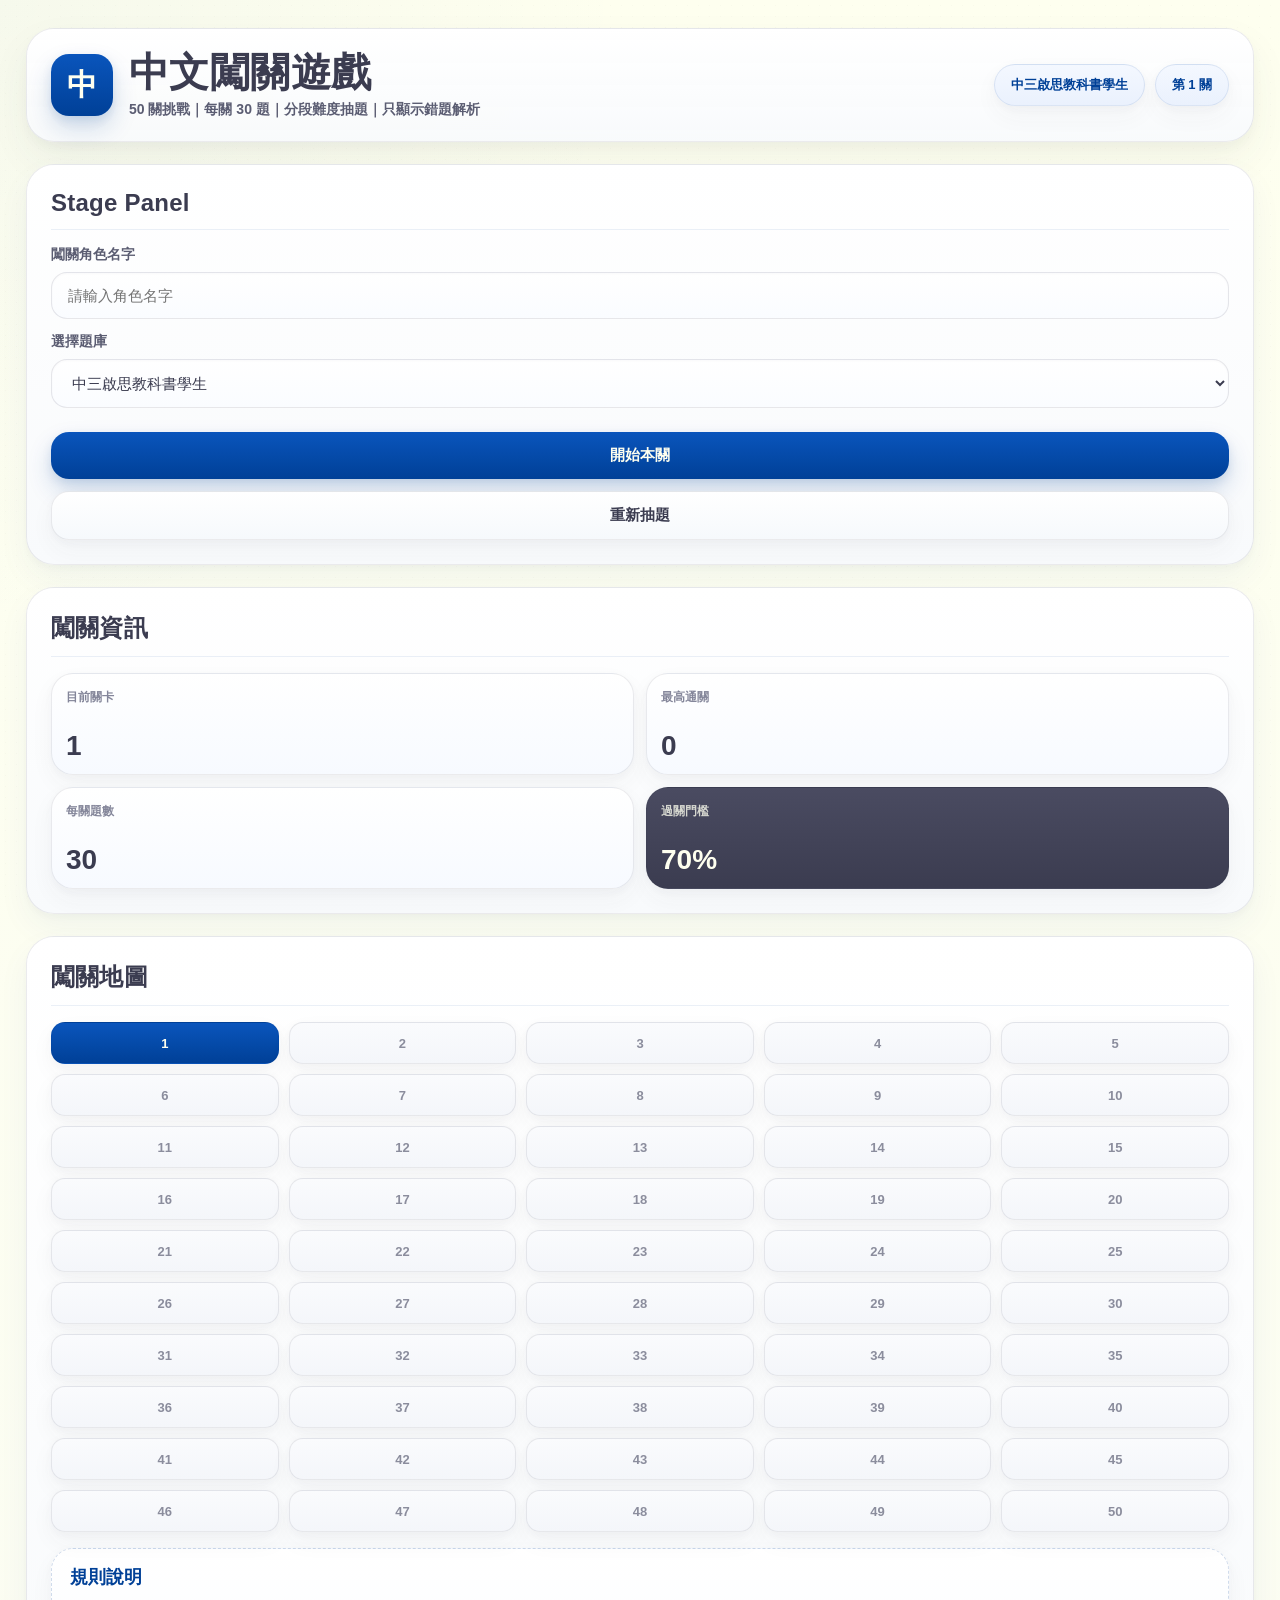
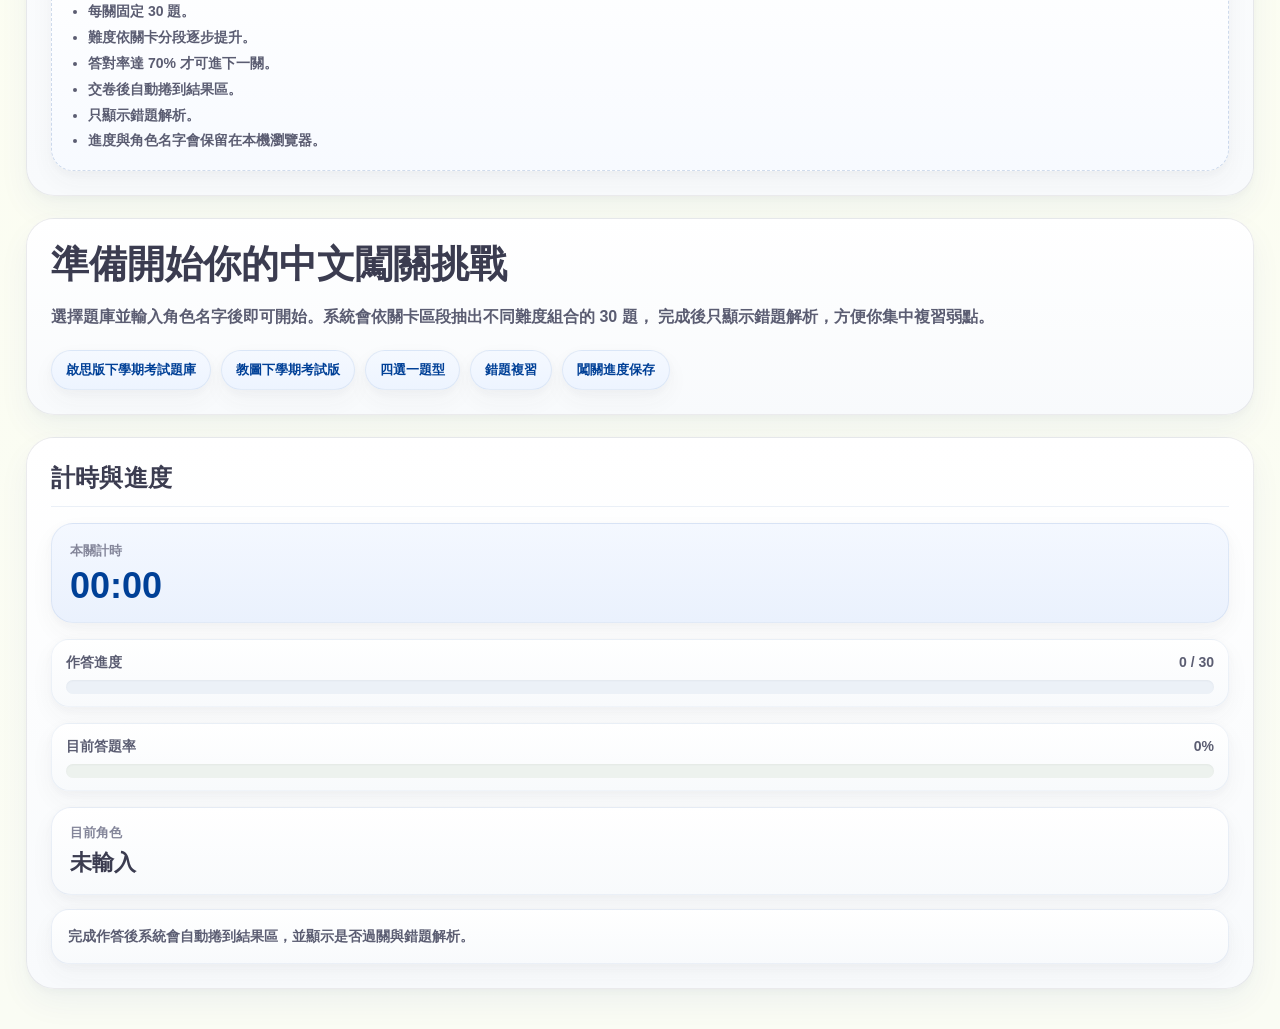
<file: index.html>
<!DOCTYPE html>
<html lang="zh-Hant">
<head>
  <meta charset="UTF-8" />
  <meta name="viewport" content="width=device-width, initial-scale=1.0" />
  <title>中文闖關遊戲</title>
  <link rel="icon" href="data:image/svg+xml,<svg xmlns=%22http://www.w3.org/2000/svg%22 viewBox=%220 0 64 64%22><text y=%2250%22 x=%226%22 font-size=%2250%22>💌</text></svg>">
  <link rel="stylesheet" href="style.css?v=20250814-5" />
</head>
<body>
  <div class="page-bg"></div>

  <div class="app-shell">
    <header class="topbar card">
      <div class="brand-block">
        <div class="brand-mark">中</div>
        <div class="brand-text">
          <h1>中文闖關遊戲</h1>
          <p class="brand-sub">50 關挑戰｜每關 30 題｜分段難度抽題｜只顯示錯題解析</p>
        </div>
      </div>

      <div class="top-meta">
        <div class="top-chip" id="bankLabelTop">尚未選擇題庫</div>
        <div class="top-chip" id="levelLabelTop">第 1 關</div>
      </div>
    </header>

    <main class="dashboard-layout">
      <aside class="left-panel">
        <section class="card panel-card">
          <div class="panel-head">
            <h2>Stage Panel</h2>
          </div>

          <label class="field-label" for="playerNameInput">闖關角色名字</label>
          <input
            id="playerNameInput"
            class="text-input"
            type="text"
            placeholder="請輸入角色名字"
            maxlength="20"
          />

          <label class="field-label" for="bankSelect">選擇題庫</label>
          <select id="bankSelect" class="select"></select>

          <div class="sidebar-actions">
            <button id="startBtn" class="btn btn-primary" type="button">開始本關</button>
            <button id="restartBtn" class="btn btn-secondary" type="button">重新抽題</button>
          </div>
        </section>

        <section class="card panel-card">
          <div class="panel-head">
            <h2>闖關資訊</h2>
          </div>

          <div class="stat-grid">
            <div class="stat-card stat-card-orange">
              <span class="stat-label">目前關卡</span>
              <span class="stat-value" id="currentLevelDisplay">1</span>
            </div>

            <div class="stat-card stat-card-green">
              <span class="stat-label">最高通關</span>
              <span class="stat-value" id="highestPassedLevel">0</span>
            </div>

            <div class="stat-card stat-card-light">
              <span class="stat-label">每關題數</span>
              <span class="stat-value">30</span>
            </div>

            <div class="stat-card stat-card-dark">
              <span class="stat-label">過關門檻</span>
              <span class="stat-value">70%</span>
            </div>
          </div>
        </section>

        <section class="card panel-card">
          <div class="panel-head">
            <h2>闖關地圖</h2>
          </div>

          <div id="levelMap" class="level-map"></div>

          <div class="rule-box">
            <h3>規則說明</h3>
            <ul>
              <li>每關固定 30 題。</li>
              <li>難度依關卡分段逐步提升。</li>
              <li>答對率達 <strong>70%</strong> 才可進下一關。</li>
              <li>交卷後自動捲到結果區。</li>
              <li>只顯示錯題解析。</li>
              <li>進度與角色名字會保留在本機瀏覽器。</li>
            </ul>
          </div>
        </section>
      </aside>

      <section class="center-panel">
        <section id="welcomeCard" class="card hero-card">
          <div class="hero-content">
            <h2>準備開始你的中文闖關挑戰</h2>
            <p class="hero-text">
              選擇題庫並輸入角色名字後即可開始。系統會依關卡區段抽出不同難度組合的 30 題，
              完成後只顯示錯題解析，方便你集中複習弱點。
            </p>

            <div class="hero-tags">
              <span>啟思版下學期考試題庫</span>
              <span>教圖下學期考試版</span>
              <span>四選一題型</span>
              <span>錯題複習</span>
              <span>闖關進度保存</span>
            </div>
          </div>
        </section>

        <section id="notOpenCard" class="card state-card hidden">
          <div class="state-icon">🔒</div>
          <h2>此關未開放</h2>
          <p>目前題庫題數不足 30 題，無法開始本關。</p>
        </section>

        <section id="quizCard" class="card quiz-card hidden">
          <div class="section-head">
            <div>
              <h2>本關題目</h2>
              <p id="quizSubtitle" class="section-sub">請完成 30 題後交卷</p>
            </div>
          </div>

          <form id="quizForm" class="quiz-list"></form>

          <div class="action-row center">
            <button id="submitBtn" class="btn btn-primary btn-lg" type="button">交卷</button>
          </div>
        </section>

        <section id="resultCard" class="card result-card hidden">
          <div class="section-head">
            <div>
              <h2>本關結果</h2>
              <p class="section-sub">只顯示答錯題目的答案與解釋</p>
            </div>

            <div class="score-badge" id="scoreBadge">0 分</div>
          </div>

          <div class="pass-banner" id="passBanner">
            <span class="pass-banner-label">過關狀態</span>
            <strong id="passStatusText">未判定</strong>
          </div>

          <div class="result-grid">
            <div class="result-box">
              <span class="result-label">答對</span>
              <span class="result-value" id="correctCount">0</span>
            </div>

            <div class="result-box">
              <span class="result-label">答錯</span>
              <span class="result-value" id="wrongCount">0</span>
            </div>

            <div class="result-box">
              <span class="result-label">正確率</span>
              <span class="result-value" id="accuracyText">0%</span>
            </div>

            <div class="result-box">
              <span class="result-label">目前關卡</span>
              <span class="result-value" id="resultLevelText">1</span>
            </div>
          </div>

          <div class="action-row">
            <button id="nextLevelBtn" class="btn btn-primary" type="button">下一關</button>
            <button id="retryBtn" class="btn btn-secondary" type="button">重玩本關</button>
          </div>

          <div class="review-panel">
            <div class="review-head">
              <h3>錯題解析</h3>
              <span>只列出答錯題目</span>
            </div>
            <div id="reviewWrap" class="review-wrap"></div>
          </div>
        </section>
      </section>

      <aside class="right-panel">
        <section class="card panel-card">
          <div class="panel-head">
            <h2>計時與進度</h2>
          </div>

          <div class="timer-box">
            <span class="timer-label">本關計時</span>
            <span class="timer-value" id="timerText">00:00</span>
          </div>

          <div class="progress-block">
            <div class="progress-label-row">
              <span>作答進度</span>
              <span id="progressText">0 / 30</span>
            </div>
            <div class="progress-track">
              <div id="progressBar" class="progress-bar"></div>
            </div>
          </div>

          <div class="progress-block">
            <div class="progress-label-row">
              <span>目前答題率</span>
              <span id="answeredPercentText">0%</span>
            </div>
            <div class="progress-track progress-track-soft">
              <div id="answeredPercentBar" class="progress-bar progress-bar-green"></div>
            </div>
          </div>

          <div class="player-card">
            <span class="player-card-label">目前角色</span>
            <strong id="playerNameDisplay">未輸入</strong>
          </div>

          <div class="mini-note">
            完成作答後系統會自動捲到結果區，並顯示是否過關與錯題解析。
          </div>
        </section>
      </aside>
    </main>
  </div>

  <script src="bank-cts3.js"></script>
  <script src="bank-jt3.js"></script>
  <script src="bank-dse6.js"></script>
  <script src="bank-cts-sem2.js"></script>
  <script src="bank-jt-sem2.js"></script>
  <script src="question-banks.js"></script>
  <script src="app.js?v=20250814-5"></script>
</body>
</html>
</file>
<file: style.css>
:root {
  --bg-main: #feffef;
  --bg-soft: #f8faf0;
  --bg-soft-2: #f2f5ee;
  --paper: #ffffff;
  --paper-2: #f8fafc;
  --paper-3: #eef3f9;

  --blue: #004097;
  --blue-deep: #00357d;
  --blue-soft: #edf4ff;
  --blue-soft-2: #e5eefc;

  --ink: #3b3c50;
  --ink-soft: #5b5d72;
  --ink-light: #84869a;

  --success: #4f7a69;
  --success-soft: #edf6f1;

  --danger: #b75b64;
  --danger-soft: #fcf0f1;

  --line: rgba(59, 60, 80, 0.10);
  --line-strong: rgba(0, 64, 151, 0.16);

  --shadow-card:
    0 18px 42px rgba(59, 60, 80, 0.06),
    0 6px 16px rgba(59, 60, 80, 0.04);

  --shadow-soft:
    0 10px 24px rgba(59, 60, 80, 0.045),
    0 3px 8px rgba(59, 60, 80, 0.03);

  --shadow-panel:
    0 14px 32px rgba(0, 64, 151, 0.05),
    0 4px 10px rgba(59, 60, 80, 0.03);

  --shadow-btn:
    0 12px 24px rgba(0, 64, 151, 0.18),
    0 4px 10px rgba(0, 64, 151, 0.10);

  --radius-xl: 28px;
  --radius-lg: 22px;
  --radius-md: 16px;
  --radius-sm: 12px;
}

* {
  box-sizing: border-box;
}

html,
body {
  margin: 0;
  padding: 0;
  min-height: 100%;
}

body {
  background:
    radial-gradient(circle at top left, rgba(0, 64, 151, 0.03), transparent 22%),
    linear-gradient(180deg, #feffef 0%, #fafcf4 100%);
  color: var(--ink);
  font-family:
    "Taipei Sans TC Beta",
    "Taipei Sans TC",
    "台北黑體",
    "Taiwan Sans",
    "Noto Sans TC",
    "PingFang TC",
    "Microsoft JhengHei",
    sans-serif;
}

.page-bg {
  position: fixed;
  inset: 0;
  pointer-events: none;
  opacity: 0.028;
  background-image: radial-gradient(var(--ink) 0.6px, transparent 0.6px);
  background-size: 11px 11px;
}

.app-shell {
  position: relative;
  z-index: 1;
  max-width: 1600px;
  margin: 0 auto;
  padding: 28px 26px 40px;
}

.card {
  position: relative;
  background: linear-gradient(180deg, rgba(255, 255, 255, 0.96) 0%, rgba(248, 250, 252, 0.94) 100%);
  border: 1px solid var(--line);
  border-radius: var(--radius-xl);
  box-shadow: var(--shadow-card);
  backdrop-filter: blur(6px);
}

.card::after {
  content: "";
  position: absolute;
  inset: 0;
  border-radius: inherit;
  pointer-events: none;
  box-shadow: inset 0 1px 0 rgba(255, 255, 255, 0.72);
}

.topbar {
  display: flex;
  justify-content: space-between;
  align-items: center;
  gap: 18px;
  padding: 22px 24px;
  margin-bottom: 22px;
}

.brand-block {
  display: flex;
  align-items: center;
  gap: 16px;
}

.brand-mark {
  width: 62px;
  height: 62px;
  border-radius: 18px;
  display: grid;
  place-items: center;
  background: linear-gradient(180deg, #0a55bc 0%, #004097 100%);
  color: #feffef;
  font-size: 30px;
  font-weight: 900;
  box-shadow: var(--shadow-btn);
}

.brand-text h1 {
  margin: 0;
  font-size: 40px;
  line-height: 1.05;
  color: var(--ink);
  font-weight: 900;
  letter-spacing: 0.01em;
}

.brand-sub {
  margin: 8px 0 0;
  color: var(--ink-soft);
  font-size: 14px;
  font-weight: 700;
}

.top-meta {
  display: flex;
  flex-wrap: wrap;
  gap: 10px;
}

.top-chip {
  padding: 11px 16px;
  border-radius: 999px;
  background: linear-gradient(180deg, #f4f8ff 0%, #eaf1fd 100%);
  color: var(--blue);
  font-size: 13px;
  font-weight: 900;
  border: 1px solid rgba(0, 64, 151, 0.10);
  box-shadow: var(--shadow-soft);
}

.dashboard-layout {
  display: grid;
  grid-template-columns: 1fr 3fr 1fr;
  gap: 22px;
  align-items: start;
}

.left-panel,
.center-panel,
.right-panel {
  display: flex;
  flex-direction: column;
  gap: 22px;
}

.panel-card,
.hero-card,
.quiz-card,
.result-card,
.state-card {
  padding: 24px;
}

.panel-card {
  background: linear-gradient(180deg, #ffffff 0%, #f8fafc 100%);
  box-shadow: var(--shadow-panel);
}

.panel-head {
  display: flex;
  align-items: center;
  gap: 10px;
  margin-bottom: 16px;
  padding-bottom: 12px;
  border-bottom: 1px solid rgba(0, 64, 151, 0.08);
}

.panel-head h2 {
  margin: 0;
  font-size: 24px;
  color: var(--ink);
  font-weight: 900;
  letter-spacing: 0.01em;
}

.field-label {
  display: block;
  margin-bottom: 8px;
  color: var(--ink-soft);
  font-size: 14px;
  font-weight: 800;
}

.text-input,
.select {
  width: 100%;
  padding: 14px 16px;
  border-radius: var(--radius-md);
  border: 1px solid rgba(59, 60, 80, 0.12);
  background: linear-gradient(180deg, #ffffff 0%, #fafcff 100%);
  color: var(--ink);
  font-size: 15px;
  font-family: inherit;
  outline: none;
  box-shadow: inset 0 1px 2px rgba(59, 60, 80, 0.03);
}

.text-input:focus,
.select:focus {
  border-color: rgba(0, 64, 151, 0.28);
  box-shadow:
    0 0 0 4px rgba(0, 64, 151, 0.08),
    inset 0 1px 2px rgba(59, 60, 80, 0.03);
}

.text-input {
  margin-bottom: 14px;
}

.select {
  margin-bottom: 6px;
}

.stat-grid {
  display: grid;
  grid-template-columns: 1fr 1fr;
  gap: 12px;
}

.stat-card {
  min-height: 102px;
  padding: 14px;
  border-radius: var(--radius-lg);
  border: 1px solid var(--line);
  box-shadow: var(--shadow-soft);
  display: flex;
  flex-direction: column;
  justify-content: space-between;
}

.stat-card-orange,
.stat-card-green,
.stat-card-light {
  background: linear-gradient(180deg, #ffffff 0%, #f7faff 100%);
}

.stat-card-dark {
  background: linear-gradient(180deg, #4a4b61 0%, #3b3c50 100%);
  color: #feffef;
  border-color: rgba(59, 60, 80, 0.18);
}

.stat-card-dark .stat-label {
  color: rgba(254, 255, 239, 0.78);
}

.stat-label {
  color: var(--ink-light);
  font-size: 12px;
  font-weight: 800;
  line-height: 1.5;
}

.stat-value {
  font-size: 28px;
  line-height: 1;
  font-weight: 900;
}

.sidebar-actions {
  display: grid;
  gap: 12px;
  margin-top: 18px;
}

.btn {
  appearance: none;
  border: none;
  cursor: pointer;
  border-radius: 18px;
  padding: 14px 18px;
  font-size: 15px;
  font-weight: 900;
  font-family: inherit;
  transition: transform 0.16s ease, box-shadow 0.16s ease, opacity 0.16s ease, background 0.16s ease;
}

.btn:hover {
  transform: translateY(-1px);
}

.btn-primary {
  background: linear-gradient(180deg, #0a55bc 0%, #004097 100%);
  color: #feffef;
  box-shadow: var(--shadow-btn);
}

.btn-primary:hover {
  background: linear-gradient(180deg, #004aa9 0%, #00357d 100%);
}

.btn-secondary {
  background: linear-gradient(180deg, #ffffff 0%, #f6f9fc 100%);
  color: var(--ink);
  border: 1px solid rgba(59, 60, 80, 0.10);
  box-shadow: var(--shadow-soft);
}

.btn-lg {
  min-width: 180px;
  padding: 16px 24px;
}

.level-map {
  display: grid;
  grid-template-columns: repeat(5, 1fr);
  gap: 10px;
}

.map-node {
  min-height: 42px;
  border-radius: 14px;
  display: grid;
  place-items: center;
  font-size: 13px;
  font-weight: 900;
  border: 1px solid var(--line);
  box-shadow: var(--shadow-soft);
}

.map-node.done {
  background: linear-gradient(180deg, #f3f8ff 0%, #e9f0fc 100%);
  color: var(--blue);
}

.map-node.current {
  background: linear-gradient(180deg, #0a55bc 0%, #004097 100%);
  color: #feffef;
  border-color: rgba(0, 64, 151, 0.18);
}

.map-node.locked {
  background: linear-gradient(180deg, #fafbfd 0%, #f4f6fa 100%);
  color: #8b8d9d;
}

.rule-box {
  margin-top: 16px;
  padding: 16px 18px;
  border-radius: var(--radius-lg);
  background: linear-gradient(180deg, #ffffff 0%, #f7faff 100%);
  border: 1px dashed rgba(0, 64, 151, 0.18);
  box-shadow: var(--shadow-soft);
}

.rule-box h3 {
  margin: 0 0 10px;
  color: var(--blue);
  font-size: 18px;
  font-weight: 900;
}

.rule-box ul {
  margin: 0;
  padding-left: 18px;
  color: var(--ink-soft);
  font-size: 14px;
  line-height: 1.85;
  font-weight: 700;
}

.hero-card,
.quiz-card,
.result-card,
.state-card {
  background: linear-gradient(180deg, #ffffff 0%, #f8fafc 100%);
  box-shadow: var(--shadow-panel);
}

.hero-content h2 {
  margin: 0 0 14px;
  color: var(--ink);
  font-size: 38px;
  line-height: 1.14;
  font-weight: 900;
}

.hero-text {
  margin: 0;
  color: var(--ink-soft);
  font-size: 16px;
  line-height: 1.95;
  font-weight: 700;
}

.hero-tags {
  display: flex;
  flex-wrap: wrap;
  gap: 10px;
  margin-top: 18px;
}

.hero-tags span {
  padding: 10px 14px;
  border-radius: 999px;
  background: linear-gradient(180deg, #f5f9ff 0%, #edf4ff 100%);
  color: var(--blue);
  border: 1px solid rgba(0, 64, 151, 0.08);
  box-shadow: var(--shadow-soft);
  font-size: 13px;
  font-weight: 900;
}

.state-card {
  text-align: center;
}

.state-icon {
  font-size: 56px;
  margin-bottom: 8px;
}

.state-card h2 {
  margin: 0 0 10px;
  color: var(--ink);
  font-size: 30px;
  font-weight: 900;
}

.state-card p {
  margin: 0;
  color: var(--ink-soft);
  font-size: 15px;
  font-weight: 700;
}

.section-head {
  display: flex;
  justify-content: space-between;
  align-items: flex-start;
  gap: 16px;
  margin-bottom: 20px;
  padding-bottom: 12px;
  border-bottom: 1px solid rgba(0, 64, 151, 0.08);
}

.section-head h2 {
  margin: 0 0 6px;
  color: var(--ink);
  font-size: 34px;
  font-weight: 900;
}

.section-sub {
  margin: 0;
  color: var(--ink-soft);
  font-size: 14px;
  font-weight: 700;
}

.score-badge {
  padding: 12px 18px;
  border-radius: 999px;
  background: linear-gradient(180deg, #0a55bc 0%, #004097 100%);
  color: #feffef;
  font-weight: 900;
  box-shadow: var(--shadow-btn);
}

.quiz-list {
  display: flex;
  flex-direction: column;
  gap: 16px;
}

.question-card {
  padding: 18px;
  border-radius: 22px;
  background: linear-gradient(180deg, #ffffff 0%, #fafcff 100%);
  border: 1px solid rgba(0, 64, 151, 0.08);
  box-shadow: var(--shadow-soft);
}

.question-head {
  display: flex;
  gap: 14px;
  margin-bottom: 14px;
}

.q-no {
  min-width: 48px;
  height: 48px;
  border-radius: 16px;
  display: grid;
  place-items: center;
  background: linear-gradient(180deg, #0a55bc 0%, #004097 100%);
  color: #feffef;
  font-size: 18px;
  font-weight: 900;
  box-shadow: 0 8px 16px rgba(0, 64, 151, 0.14);
}

.question-title {
  flex: 1;
}

.question-title h3 {
  margin: 0;
  color: var(--ink);
  font-size: 18px;
  line-height: 1.8;
  font-weight: 900;
}

.q-meta {
  display: flex;
  flex-wrap: wrap;
  gap: 8px;
  margin-top: 10px;
}

.q-chip {
  display: inline-flex;
  align-items: center;
  padding: 7px 10px;
  border-radius: 999px;
  background: linear-gradient(180deg, #f5f9ff 0%, #edf4ff 100%);
  color: var(--blue);
  font-size: 12px;
  font-weight: 900;
  box-shadow: var(--shadow-soft);
}

.options {
  display: grid;
  gap: 10px;
}

.option-label {
  display: flex;
  align-items: flex-start;
  gap: 12px;
  padding: 14px;
  border-radius: 16px;
  border: 1px solid rgba(59, 60, 80, 0.08);
  background: linear-gradient(180deg, #ffffff 0%, #f9fbfe 100%);
  cursor: pointer;
  transition: background 0.15s ease, transform 0.15s ease, border-color 0.15s ease, box-shadow 0.15s ease;
  box-shadow: 0 3px 8px rgba(59, 60, 80, 0.03);
}

.option-label:hover {
  background: linear-gradient(180deg, #f4f8ff 0%, #edf4ff 100%);
  border-color: rgba(0, 64, 151, 0.18);
  box-shadow: 0 8px 16px rgba(59, 60, 80, 0.05);
}

.option-label input {
  margin-top: 4px;
  accent-color: var(--blue);
}

.option-key {
  min-width: 28px;
  color: var(--blue);
  font-weight: 900;
}

.option-text {
  color: var(--ink);
  line-height: 1.85;
  font-weight: 700;
}

.action-row {
  display: flex;
  flex-wrap: wrap;
  gap: 12px;
  margin-top: 24px;
}

.action-row.center {
  justify-content: center;
}

.pass-banner {
  display: flex;
  justify-content: space-between;
  align-items: center;
  gap: 14px;
  margin-bottom: 18px;
  padding: 16px 18px;
  border-radius: 20px;
  box-shadow: var(--shadow-soft);
}

.pass-banner-label {
  font-size: 13px;
  font-weight: 900;
  letter-spacing: 0.08em;
}

.pass-banner.pass {
  background: linear-gradient(180deg, #f3faf6 0%, #ebf5ef 100%);
  color: var(--success);
  border: 1px solid rgba(79, 122, 105, 0.15);
}

.pass-banner.fail {
  background: linear-gradient(180deg, #fdf4f5 0%, #fbefef 100%);
  color: var(--danger);
  border: 1px solid rgba(183, 91, 100, 0.15);
}

.result-grid {
  display: grid;
  grid-template-columns: repeat(4, 1fr);
  gap: 14px;
  margin-bottom: 22px;
}

.result-box {
  padding: 18px;
  border-radius: 22px;
  background: linear-gradient(180deg, #ffffff 0%, #f8fafc 100%);
  border: 1px solid rgba(0, 64, 151, 0.08);
  box-shadow: var(--shadow-soft);
}

.result-label {
  display: block;
  margin-bottom: 10px;
  color: var(--ink-light);
  font-size: 13px;
  font-weight: 900;
}

.result-value {
  color: var(--ink);
  font-size: 30px;
  font-weight: 900;
}

.review-panel {
  padding-top: 22px;
  border-top: 1px dashed rgba(0, 64, 151, 0.14);
}

.review-head {
  display: flex;
  justify-content: space-between;
  align-items: center;
  gap: 12px;
  margin-bottom: 16px;
}

.review-head h3 {
  margin: 0;
  color: var(--ink);
  font-size: 24px;
  font-weight: 900;
}

.review-head span {
  color: var(--ink-soft);
  font-size: 13px;
  font-weight: 800;
}

.review-wrap {
  display: flex;
  flex-direction: column;
  gap: 16px;
}

.review-card {
  padding: 18px;
  border-radius: 22px;
  background: linear-gradient(180deg, #ffffff 0%, #f8fbff 100%);
  border: 1px solid rgba(0, 64, 151, 0.10);
  box-shadow: var(--shadow-soft);
}

.review-card h4 {
  margin: 0 0 14px;
  color: var(--ink);
  font-size: 18px;
  line-height: 1.8;
  font-weight: 900;
}

.review-row {
  margin-bottom: 10px;
  color: var(--ink-soft);
  line-height: 1.9;
  font-weight: 700;
}

.review-row:last-child {
  margin-bottom: 0;
}

.review-label {
  color: var(--ink-light);
  margin-right: 6px;
  font-weight: 900;
}

.review-user-answer {
  color: var(--danger);
  font-weight: 900;
}

.review-correct-answer {
  color: var(--blue);
  font-weight: 900;
}

.review-exp {
  color: var(--ink);
}

.empty-review {
  padding: 20px;
  border-radius: 22px;
  background: linear-gradient(180deg, #f3faf6 0%, #ebf5ef 100%);
  border: 1px solid rgba(79, 122, 105, 0.14);
  color: var(--success);
  text-align: center;
  font-weight: 900;
  box-shadow: var(--shadow-soft);
}

.timer-box,
.player-card,
.mini-note {
  border: 1px solid rgba(0, 64, 151, 0.08);
  box-shadow: var(--shadow-soft);
}

.timer-box {
  padding: 18px;
  border-radius: 22px;
  background: linear-gradient(180deg, #f4f8ff 0%, #eaf1fd 100%);
  margin-bottom: 16px;
}

.timer-label {
  display: block;
  margin-bottom: 8px;
  color: var(--ink-light);
  font-size: 13px;
  font-weight: 900;
}

.timer-value {
  display: block;
  font-size: 36px;
  line-height: 1;
  color: var(--blue);
  font-weight: 900;
}

.progress-block {
  margin-bottom: 16px;
  padding: 14px 14px 12px;
  border-radius: 18px;
  background: linear-gradient(180deg, #ffffff 0%, #f8fafc 100%);
  border: 1px solid rgba(0, 64, 151, 0.06);
  box-shadow: var(--shadow-soft);
}

.progress-label-row {
  display: flex;
  justify-content: space-between;
  gap: 10px;
  margin-bottom: 8px;
  color: var(--ink-soft);
  font-size: 14px;
  font-weight: 800;
}

.progress-track {
  width: 100%;
  height: 14px;
  overflow: hidden;
  border-radius: 999px;
  background: #ecf1f7;
  box-shadow: inset 0 1px 2px rgba(59, 60, 80, 0.05);
}

.progress-track-soft {
  background: #edf2ee;
}

.progress-bar {
  width: 0%;
  height: 100%;
  border-radius: 999px;
  background: linear-gradient(90deg, #0a55bc 0%, #004097 100%);
  transition: width 0.25s ease;
}

.progress-bar-green {
  background: linear-gradient(90deg, #6a8f7d 0%, #4f7a69 100%);
}

.player-card {
  margin-top: 8px;
  padding: 16px 18px;
  border-radius: 20px;
  background: linear-gradient(180deg, #ffffff 0%, #f8fafc 100%);
}

.player-card-label {
  display: block;
  margin-bottom: 6px;
  color: var(--ink-light);
  font-size: 13px;
  font-weight: 900;
}

.player-card strong {
  color: var(--ink);
  font-size: 22px;
  font-weight: 900;
}

.mini-note {
  margin-top: 14px;
  padding: 14px 16px;
  border-radius: 18px;
  background: linear-gradient(180deg, #ffffff 0%, #f8fafc 100%);
  color: var(--ink-soft);
  font-size: 14px;
  line-height: 1.8;
  font-weight: 700;
}

.hidden {
  display: none !important;
}

@media (max-width: 1280px) {
  .dashboard-layout {
    grid-template-columns: 1fr;
  }

  .result-grid {
    grid-template-columns: repeat(2, 1fr);
  }

  .stat-grid {
    grid-template-columns: repeat(2, 1fr);
  }
}

@media (max-width: 760px) {
  .app-shell {
    padding: 14px 12px 28px;
  }

  .topbar {
    flex-direction: column;
    align-items: flex-start;
  }

  .brand-text h1 {
    font-size: 32px;
  }

  .hero-content h2 {
    font-size: 30px;
  }

  .section-head {
    flex-direction: column;
    align-items: flex-start;
  }

  .stat-grid,
  .result-grid {
    grid-template-columns: 1fr;
  }

  .question-head {
    flex-direction: column;
  }
}
</file>
